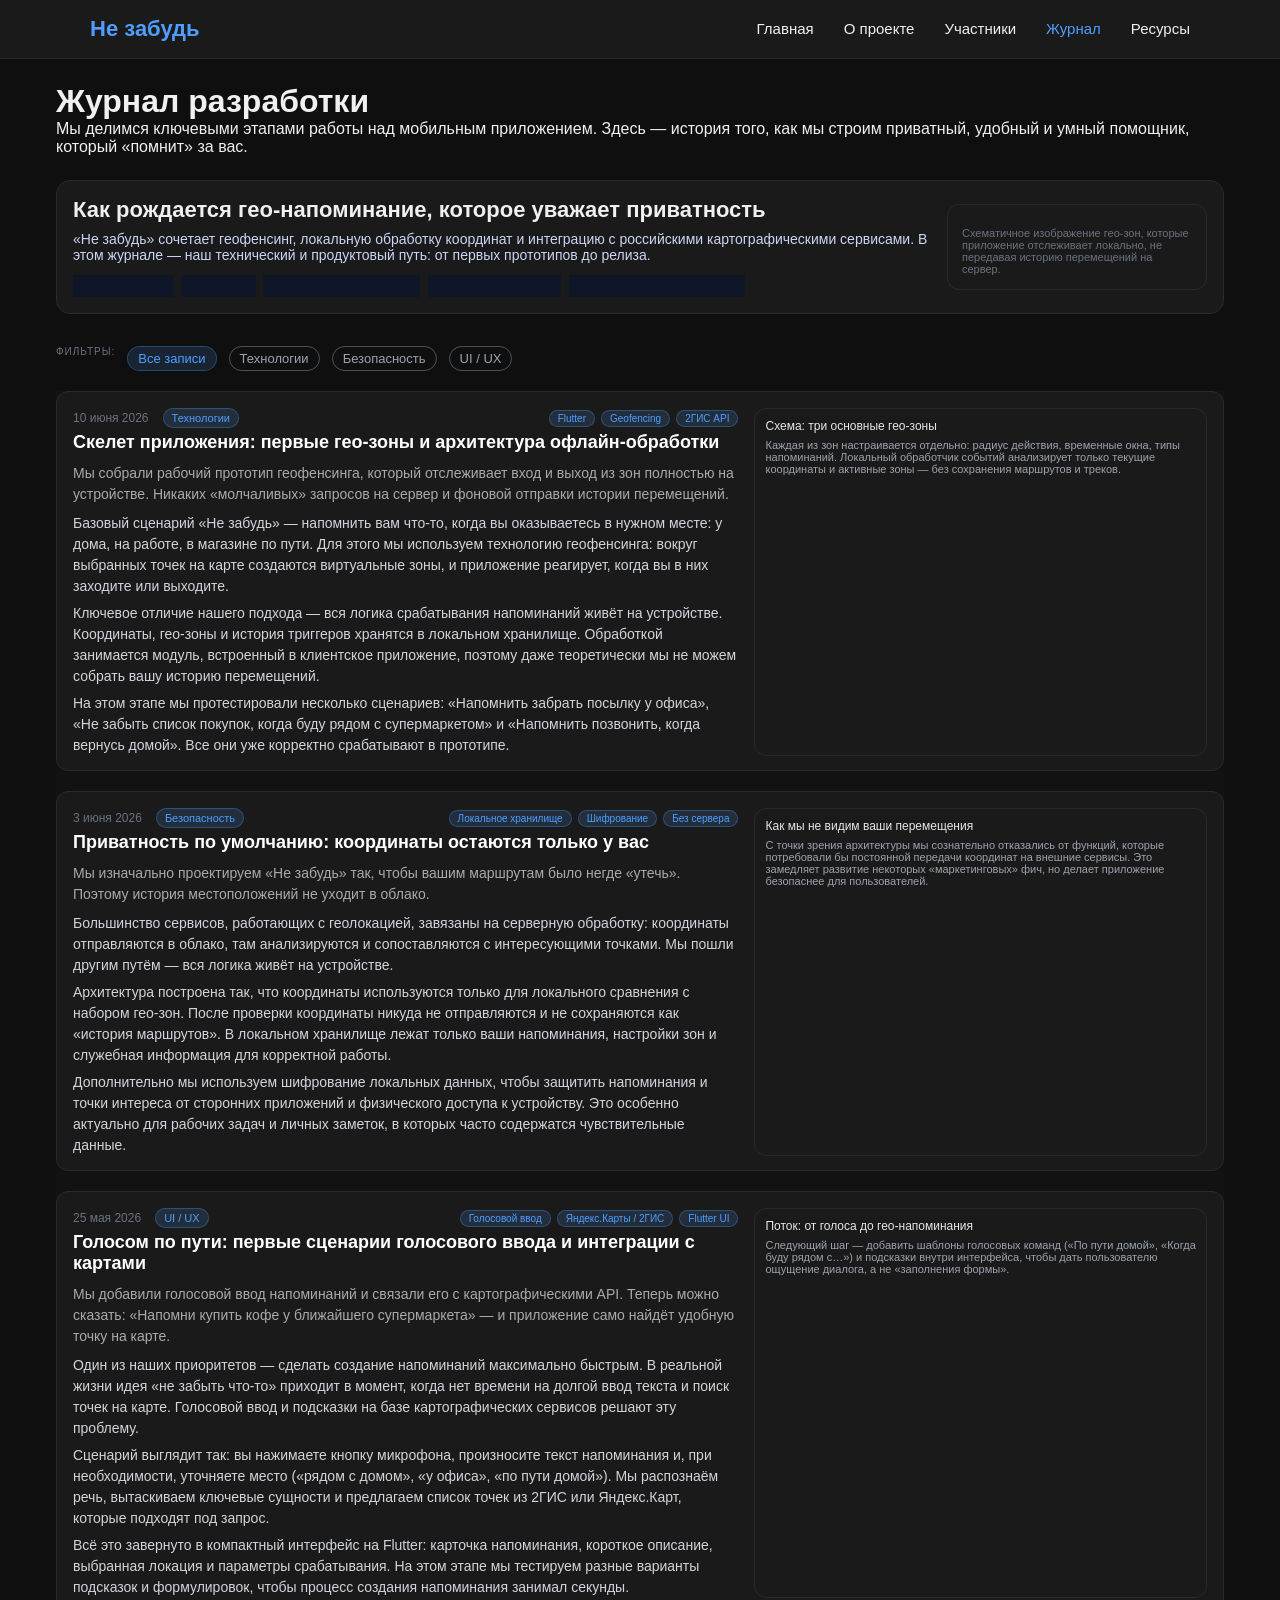
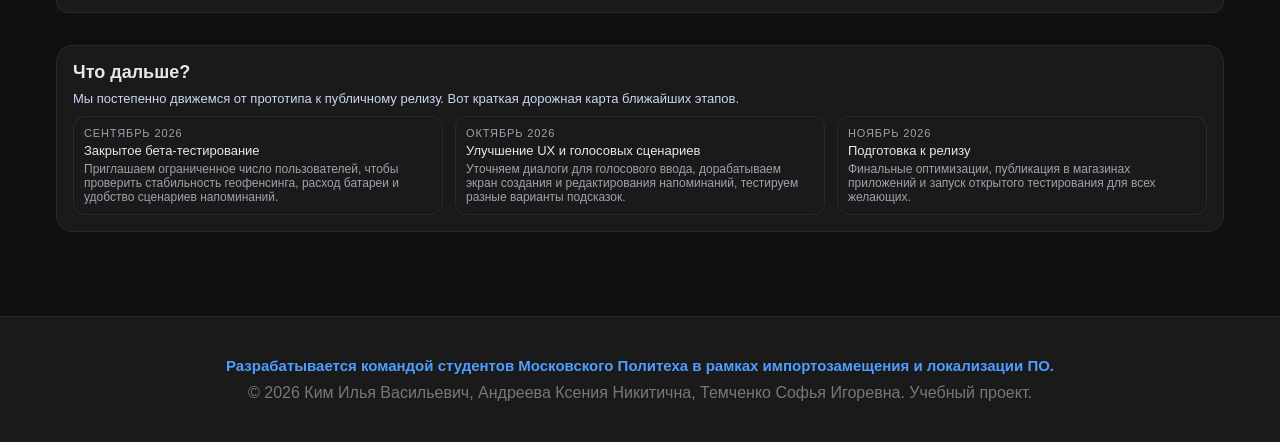
<file: site/journal.html>
<!DOCTYPE html>
<html lang="ru">
<head>
    <meta charset="UTF-8">
    <meta name="viewport" content="width=device-width, initial-scale=1.0">
    <title>Журнал — Не забудь</title>
    <link rel="stylesheet" href="css/base.css">
    <link rel="stylesheet" href="css/journal.css">
</head>
<body>
    <header>
        <nav>
            <div class="logo">Не забудь</div>
            <ul>
                <li><a href="index.html">Главная</a></li>
                <li><a href="about.html">О проекте</a></li>
                <li><a href="participants.html">Участники</a></li>
                <li><a href="journal.html" class="active">Журнал</a></li>
                <li><a href="resources.html">Ресурсы</a></li>
            </ul>
        </nav>
    </header>

    <div class="page">
        <h1>Журнал разработки</h1>
        <p>Мы делимся ключевыми этапами работы над мобильным приложением. Здесь — история того, как мы строим приватный, удобный и умный помощник, который «помнит» за вас.</p>
    
        <section class="hero">
            <div class="hero-text">
                <h2>Как рождается гео‑напоминание, которое уважает приватность</h2>
                <p>«Не забудь» сочетает геофенсинг, локальную обработку координат и интеграцию с российскими картографическими сервисами. В этом журнале — наш технический и продуктовый путь: от первых прототипов до релиза.</p>
                <div class="hero-tags">
                    <span class="tag">Geofencing</span>
                    <span class="tag">Flutter</span>
                    <span class="tag">2ГИС / Яндекс.Карты</span>
                    <span class="tag">Голосовой ввод</span>
                    <span class="tag">Локальное хранилище</span>
                </div>
            </div>
            <div class="hero-visual">
                <div class="hero-visual-inner">
                    <!-- Планируется замена на картинку
                    <div class="hero-map">
                        <div class="hero-geo-circle small"></div>
                        <div class="hero-geo-circle medium"></div>
                        <div class="hero-geo-circle large"></div>
                        <div class="hero-pin home"></div>
                        <div class="hero-pin work"></div>
                        <div class="hero-pin shop"></div>
                    </div>
                    <div class="hero-legend">
                        <div class="hero-legend-item">
                            <span class="legend-dot home"></span>
                            <span>Дом — ежедневно, после 19:00</span>
                        </div>
                        <div class="hero-legend-item">
                            <span class="legend-dot work"></span>
                            <span>Офис — только по будням</span>
                        </div>
                        <div class="hero-legend-item">
                            <span class="legend-dot shop"></span>
                            <span>Магазин по пути домой</span>
                        </div>
                    </div>
                    -->
                    <div style="margin-top:8px;font-size:11px;color:#6b7280;">
                        Схематичное изображение гео‑зон, которые приложение отслеживает локально, не передавая историю перемещений на сервер.
                    </div>
                </div>
            </div>
        </section>
    
        <section class="filters" aria-label="Фильтры журнала">
            <span class="label">Фильтры:</span>
            <span class="filter-pill active">Все записи</span>
            <span class="filter-pill">Технологии</span>
            <span class="filter-pill">Безопасность</span>
            <span class="filter-pill">UI / UX</span>
        </section>
    
        <main class="posts">
            <!-- Пост 1 -->
            <article class="post">
                <div class="post-content">
                    <div class="post-header">
                        <span class="post-date">10 июня 2026</span>
                        <span class="post-category">Технологии</span>
                        <div class="post-tech">
                            <span class="post-tech-pill">Flutter</span>
                            <span class="post-tech-pill">Geofencing</span>
                            <span class="post-tech-pill">2ГИС API</span>
                        </div>
                    </div>
                    <h3>Скелет приложения: первые гео‑зоны и архитектура офлайн‑обработки</h3>
                    <p class="post-lead">Мы собрали рабочий прототип геофенсинга, который отслеживает вход и выход из зон полностью на устройстве. Никаких «молчаливых» запросов на сервер и фоновой отправки истории перемещений.</p>
                    <div class="post-body">
                        <p>Базовый сценарий «Не забудь» — напомнить вам что‑то, когда вы оказываетесь в нужном месте: у дома, на работе, в магазине по пути. Для этого мы используем технологию геофенсинга: вокруг выбранных точек на карте создаются виртуальные зоны, и приложение реагирует, когда вы в них заходите или выходите.</p>
                        <p>Ключевое отличие нашего подхода — вся логика срабатывания напоминаний живёт на устройстве. Координаты, гео‑зоны и история триггеров хранятся в локальном хранилище. Обработкой занимается модуль, встроенный в клиентское приложение, поэтому даже теоретически мы не можем собрать вашу историю перемещений.</p>
                        <p>На этом этапе мы протестировали несколько сценариев: «Напомнить забрать посылку у офиса», «Не забыть список покупок, когда буду рядом с супермаркетом» и «Напомнить позвонить, когда вернусь домой». Все они уже корректно срабатывают в прототипе.</p>
                    </div>
                </div>
                <aside class="post-visual">
                    <div class="post-visual-title">Схема: три основные гео‑зоны</div>
                    <!-- Нужно вставить картинку -->
                    <div>Каждая из зон настраивается отдельно: радиус действия, временные окна, типы напоминаний. Локальный обработчик событий анализирует только текущие координаты и активные зоны — без сохранения маршрутов и треков.</div>
                </aside>
            </article>

            <!-- Пост 2 -->
            <article class="post">
                <div class="post-content">
                    <div class="post-header">
                        <span class="post-date">3 июня 2026</span>
                        <span class="post-category">Безопасность</span>
                        <div class="post-tech">
                            <span class="post-tech-pill">Локальное хранилище</span>
                            <span class="post-tech-pill">Шифрование</span>
                            <span class="post-tech-pill">Без сервера</span>
                        </div>
                    </div>
                    <h3>Приватность по умолчанию: координаты остаются только у вас</h3>
                    <p class="post-lead">Мы изначально проектируем «Не забудь» так, чтобы вашим маршрутам было негде «утечь». Поэтому история местоположений не уходит в облако.</p>
                    <div class="post-body">
                        <p>Большинство сервисов, работающих с геолокацией, завязаны на серверную обработку: координаты отправляются в облако, там анализируются и сопоставляются с интересующими точками. Мы пошли другим путём — вся логика живёт на устройстве.</p>
                        <p>Архитектура построена так, что координаты используются только для локального сравнения с набором гео‑зон. После проверки координаты никуда не отправляются и не сохраняются как «история маршрутов». В локальном хранилище лежат только ваши напоминания, настройки зон и служебная информация для корректной работы.</p>
                        <p>Дополнительно мы используем шифрование локальных данных, чтобы защитить напоминания и точки интереса от сторонних приложений и физического доступа к устройству. Это особенно актуально для рабочих задач и личных заметок, в которых часто содержатся чувствительные данные.</p>
                    </div>
                </div>
                <aside class="post-visual">
                    <div class="post-visual-title">Как мы не видим ваши перемещения</div>
                    <!-- Нужно вставить картинку -->
                    <div>С точки зрения архитектуры мы сознательно отказались от функций, которые потребовали бы постоянной передачи координат на внешние сервисы. Это замедляет развитие некоторых «маркетинговых» фич, но делает приложение безопаснее для пользователей.</div>
                </aside>
            </article>

            <!-- Пост 3 -->
            <article class="post">
                <div class="post-content">
                    <div class="post-header">
                        <span class="post-date">25 мая 2026</span>
                        <span class="post-category">UI / UX</span>
                        <div class="post-tech">
                            <span class="post-tech-pill">Голосовой ввод</span>
                            <span class="post-tech-pill">Яндекс.Карты / 2ГИС</span>
                            <span class="post-tech-pill">Flutter UI</span>
                        </div>
                    </div>
                    <h3>Голосом по пути: первые сценарии голосового ввода и интеграции с картами</h3>
                    <p class="post-lead">Мы добавили голосовой ввод напоминаний и связали его с картографическими API. Теперь можно сказать: «Напомни купить кофе у ближайшего супермаркета» — и приложение само найдёт удобную точку на карте.</p>
                    <div class="post-body">
                        <p>Один из наших приоритетов — сделать создание напоминаний максимально быстрым. В реальной жизни идея «не забыть что‑то» приходит в момент, когда нет времени на долгой ввод текста и поиск точек на карте. Голосовой ввод и подсказки на базе картографических сервисов решают эту проблему.</p>
                        <p>Сценарий выглядит так: вы нажимаете кнопку микрофона, произносите текст напоминания и, при необходимости, уточняете место («рядом с домом», «у офиса», «по пути домой»). Мы распознаём речь, вытаскиваем ключевые сущности и предлагаем список точек из 2ГИС или Яндекс.Карт, которые подходят под запрос.</p>
                        <p>Всё это завернуто в компактный интерфейс на Flutter: карточка напоминания, короткое описание, выбранная локация и параметры срабатывания. На этом этапе мы тестируем разные варианты подсказок и формулировок, чтобы процесс создания напоминания занимал секунды.</p>
                    </div>
                </div>
                <aside class="post-visual">
                    <div class="post-visual-title">Поток: от голоса до гео‑напоминания</div>
                    <!-- Нужно вставить картинку -->
                    <div>Следующий шаг — добавить шаблоны голосовых команд («По пути домой», «Когда буду рядом с…») и подсказки внутри интерфейса, чтобы дать пользователю ощущение диалога, а не «заполнения формы».</div>
                </aside>
            </article>
        </main>

        <section class="roadmap">
            <h2>Что дальше?</h2>
            <p>Мы постепенно движемся от прототипа к публичному релизу. Вот краткая дорожная карта ближайших этапов.</p>
            <div class="roadmap-steps">
                <div class="roadmap-step">
                    <div class="roadmap-step-label">Сентябрь 2026</div>
                    <div class="roadmap-step-title">Закрытое бета‑тестирование</div>
                    <div class="roadmap-step-desc">Приглашаем ограниченное число пользователей, чтобы проверить стабильность геофенсинга, расход батареи и удобство сценариев напоминаний.</div>
                </div>
                <div class="roadmap-step">
                    <div class="roadmap-step-label">Октябрь 2026</div>
                    <div class="roadmap-step-title">Улучшение UX и голосовых сценариев</div>
                    <div class="roadmap-step-desc">Уточняем диалоги для голосового ввода, дорабатываем экран создания и редактирования напоминаний, тестируем разные варианты подсказок.</div>
                </div>
                <div class="roadmap-step">
                    <div class="roadmap-step-label">Ноябрь 2026</div>
                    <div class="roadmap-step-title">Подготовка к релизу</div>
                    <div class="roadmap-step-desc">Финальные оптимизации, публикация в магазинах приложений и запуск открытого тестирования для всех желающих.</div>
                </div>
            </div>
        </section>

    </div>

    <footer>
        <p class="polytech-note">Разрабатывается командой студентов Московского Политеха в рамках импортозамещения и локализации ПО.</p>
        <p>© 2026 Ким Илья Васильевич, Андреева Ксения Никитична, Темченко Софья Игоревна. Учебный проект.</p>
    </footer>

</body>
</html>
</file>
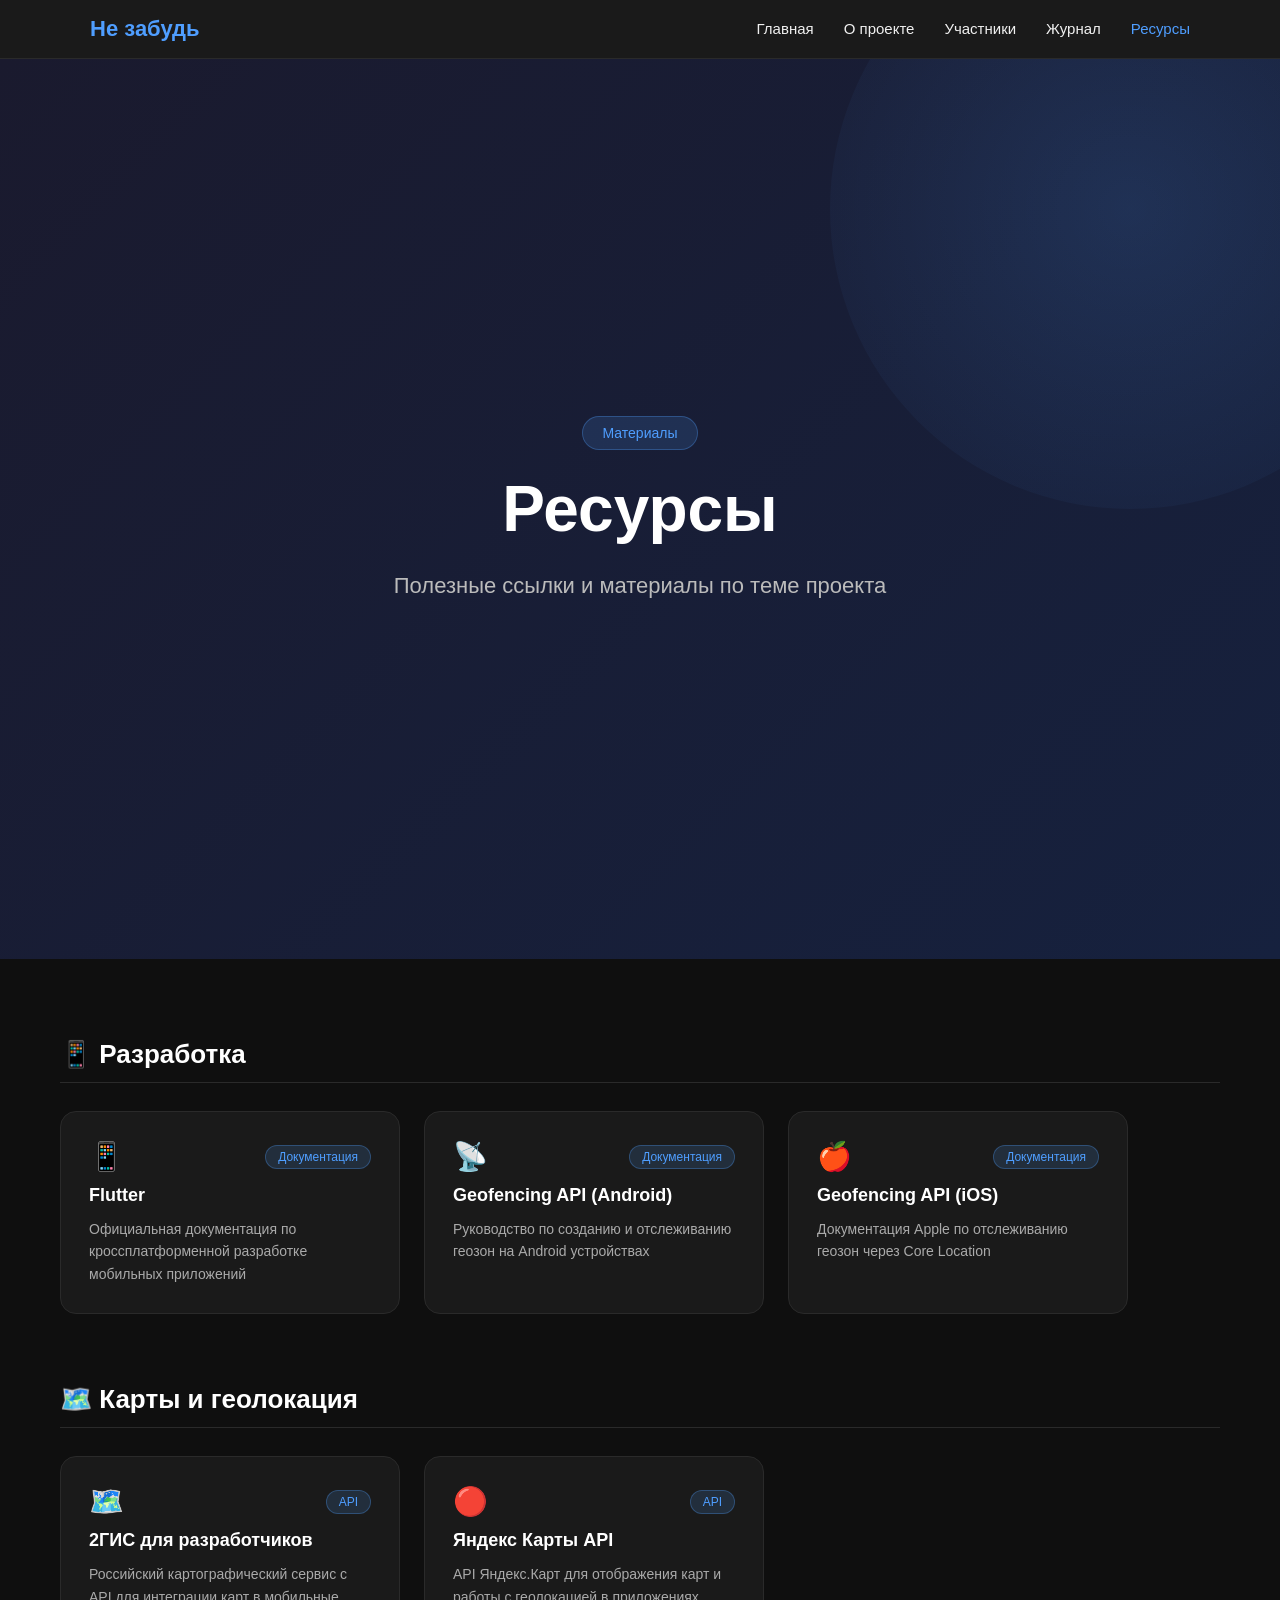
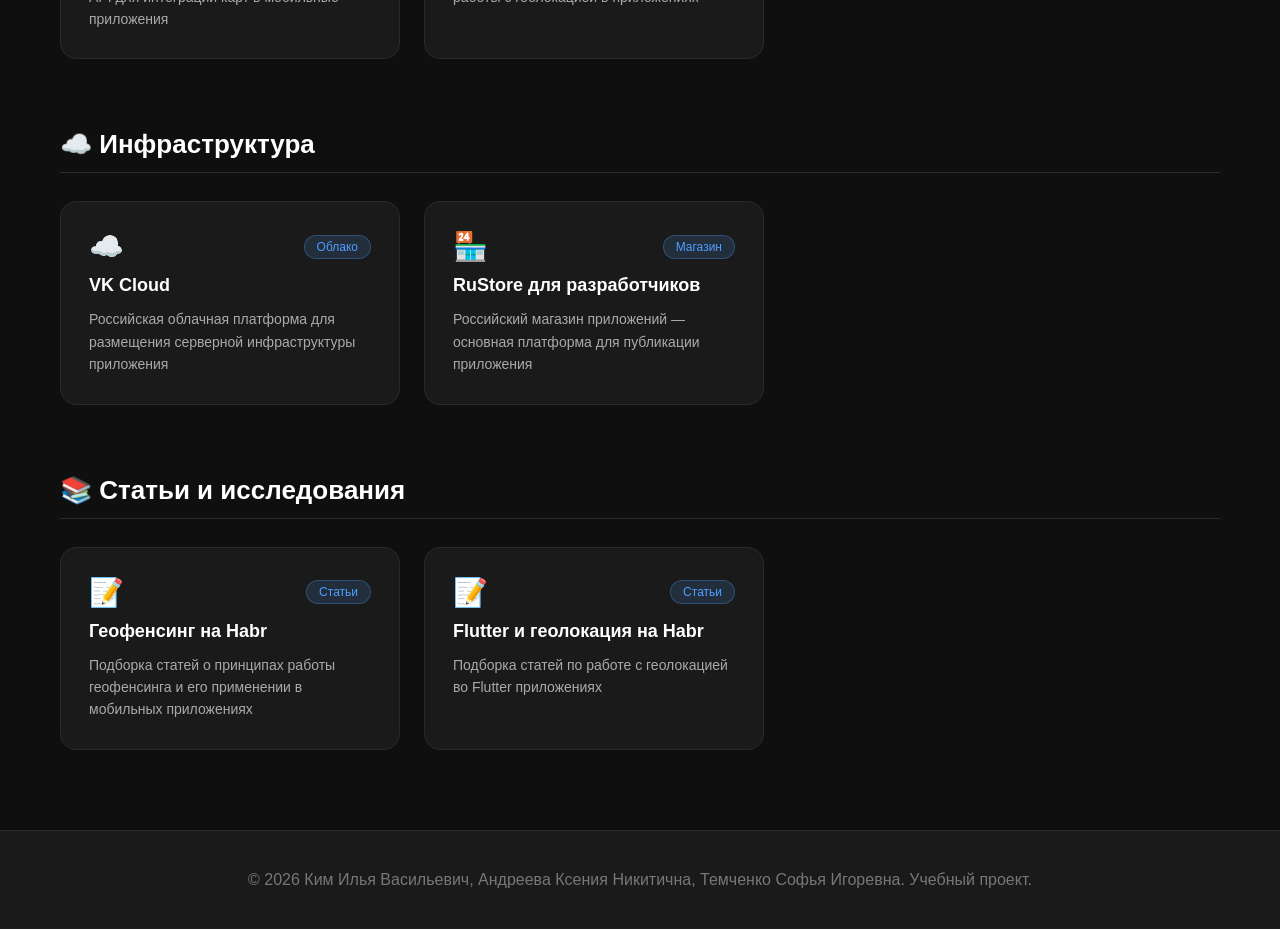
<file: site/resources.html>
<!DOCTYPE html>
<html lang="ru">
<head>
    <meta charset="UTF-8">
    <meta name="viewport" content="width=device-width, initial-scale=1.0">
    <title>Ресурсы — Не забудь</title>
    <link rel="stylesheet" href="css/base.css">
    <link rel="stylesheet" href="css/resources.css">
</head>
<body>

    <header>
        <nav>
            <div class="logo">Не забудь</div>
            <ul>
                <li><a href="index.html">Главная</a></li>
                <li><a href="about.html">О проекте</a></li>
                <li><a href="participants.html">Участники</a></li>
                <li><a href="journal.html">Журнал</a></li>
                <li><a href="resources.html" class="active">Ресурсы</a></li>
            </ul>
        </nav>
    </header>

    <main>
        <section class="page-hero">
            <div class="page-hero-content">
                <span class="page-tag">Материалы</span>
                <h1>Ресурсы</h1>
                <p>Полезные ссылки и материалы по теме проекта</p>
            </div>
        </section>

        <section class="resources-content">

            <div class="resource-group fade-in">
                <h2>📱 Разработка</h2>
                <div class="resource-cards">
                    <a href="https://flutter.dev/docs" target="_blank" class="resource-card">
                        <div class="resource-card-header">
                            <span class="resource-icon">📱</span>
                            <span class="resource-tag">Документация</span>
                        </div>
                        <h3>Flutter</h3>
                        <p>Официальная документация по кроссплатформенной разработке мобильных приложений</p>
                    </a>
                    <a href="https://developer.android.com/develop/sensors-and-location/location/geofencing" target="_blank" class="resource-card">
                        <div class="resource-card-header">
                            <span class="resource-icon">📡</span>
                            <span class="resource-tag">Документация</span>
                        </div>
                        <h3>Geofencing API (Android)</h3>
                        <p>Руководство по созданию и отслеживанию геозон на Android устройствах</p>
                    </a>
                    <a href="https://developer.apple.com/documentation/corelocation" target="_blank" class="resource-card">
                        <div class="resource-card-header">
                            <span class="resource-icon">🍎</span>
                            <span class="resource-tag">Документация</span>
                        </div>
                        <h3>Geofencing API (iOS)</h3>
                        <p>Документация Apple по отслеживанию геозон через Core Location</p>
                    </a>
                </div>
            </div>

            <div class="resource-group fade-in">
                <h2>🗺️ Карты и геолокация</h2>
                <div class="resource-cards">
                    <a href="https://dev.2gis.ru" target="_blank" class="resource-card">
                        <div class="resource-card-header">
                            <span class="resource-icon">🗺️</span>
                            <span class="resource-tag">API</span>
                        </div>
                        <h3>2ГИС для разработчиков</h3>
                        <p>Российский картографический сервис с API для интеграции карт в мобильные приложения</p>
                    </a>
                    <a href="https://yandex.ru/maps-api" target="_blank" class="resource-card">
                        <div class="resource-card-header">
                            <span class="resource-icon">🔴</span>
                            <span class="resource-tag">API</span>
                        </div>
                        <h3>Яндекс Карты API</h3>
                        <p>API Яндекс.Карт для отображения карт и работы с геолокацией в приложениях</p>
                    </a>
                </div>
            </div>

            <div class="resource-group fade-in">
                <h2>☁️ Инфраструктура</h2>
                <div class="resource-cards">
                    <a href="https://cloud.vk.com" target="_blank" class="resource-card">
                        <div class="resource-card-header">
                            <span class="resource-icon">☁️</span>
                            <span class="resource-tag">Облако</span>
                        </div>
                        <h3>VK Cloud</h3>
                        <p>Российская облачная платформа для размещения серверной инфраструктуры приложения</p>
                    </a>
                    <a href="https://www.rustore.ru/help/developers" target="_blank" class="resource-card">
                        <div class="resource-card-header">
                            <span class="resource-icon">🏪</span>
                            <span class="resource-tag">Магазин</span>
                        </div>
                        <h3>RuStore для разработчиков</h3>
                        <p>Российский магазин приложений — основная платформа для публикации приложения</p>
                    </a>
                </div>
            </div>

            <div class="resource-group fade-in">
                <h2>📚 Статьи и исследования</h2>
                <div class="resource-cards">
                    <a href="https://habr.com/ru/search/?q=geofencing&target_type=posts&order=relevance" class="resource-card">
                        <div class="resource-card-header">
                            <span class="resource-icon">📝</span>
                            <span class="resource-tag">Статьи</span>
                        </div>
                        <h3>Геофенсинг на Habr</h3>
                        <p>Подборка статей о принципах работы геофенсинга и его применении в мобильных приложениях</p>
                    </a>
                    <a href="https://habr.com/ru/search/?q=Flutter&target_type=posts&order=relevance&hf=similar_posts_202412_A&hf=context_news_202501_A" target="_blank" class="resource-card">
                        <div class="resource-card-header">
                            <span class="resource-icon">📝</span>
                            <span class="resource-tag">Статьи</span>
                        </div>
                        <h3>Flutter и геолокация на Habr</h3>
                        <p>Подборка статей по работе с геолокацией во Flutter приложениях</p>
                    </a>
                </div>
            </div>

        </section>
    </main>

    <footer>
        <p>© 2026 Ким Илья Васильевич, Андреева Ксения Никитична, Темченко Софья Игоревна. Учебный проект.</p>
    </footer>

    <script>
        const observer = new IntersectionObserver((entries) => {
            entries.forEach(entry => {
                if (entry.isIntersecting) {
                    entry.target.classList.add('visible');
                }
            });
        }, { threshold: 0.1 });

        document.querySelectorAll('.fade-in').forEach(el => observer.observe(el));

        window.addEventListener('load', () => {
            setTimeout(() => {
                const heroContent = document.querySelector('.page-hero-content');
                if (heroContent) heroContent.classList.add('visible');
            }, 500);
        });
    </script>

</body>
</html>
</file>
<file: site/css/base.css>
/* ==================== ОБЩИЕ СТИЛИ ==================== */
/* Эти стили применяются ко всем страницам сайта */

* {
  margin: 0;
  padding: 0;
  box-sizing: border-box;
}

body {
  font-family: 'Inter', 'Segoe UI', sans-serif;
  background-color: #0f0f0f;
  color: #f0f0f0;
}

/* НАВИГАЦИЯ */
header {
  background-color: #1a1a1a;
  padding: 16px 40px;
  position: sticky;
  top: 0;
  z-index: 100;
  border-bottom: 1px solid #2a2a2a;
}

nav {
  display: flex;
  justify-content: space-between;
  align-items: center;
  max-width: 1100px;
  margin: 0 auto;
}

.logo {
  font-size: 22px;
  font-weight: 700;
  color: #4f9eff;
}

nav ul {
  list-style: none;
  display: flex;
  gap: 30px;
}

nav ul a {
  color: #f0f0f0;
  text-decoration: none;
  font-size: 15px;
  transition: color 0.2s;
}

nav ul a:hover, nav ul a.active {
  color: #4f9eff;
}

/* КНОПКА */
.btn {
  background-color: #4f9eff;
  color: #fff;
  padding: 14px 32px;
  border-radius: 8px;
  text-decoration: none;
  font-size: 16px;
  transition: background 0.2s;
  display: inline-block;
}

.btn:hover {
  background-color: #3a8aee;
}

/* ФУТЕР */
footer {
  text-align: center;
  padding: 40px 20px;
  background-color: #1a1a1a;
  color: #777;
  border-top: 1px solid #2a2a2a;
}

footer .polytech-note {
  color: #4f9eff;
  font-weight: 600;
  margin-bottom: 10px;
  font-size: 15px;
}

/* АНИМАЦИИ */
.fade-in {
  opacity: 0;
  transform: translateY(24px);
  transition: opacity 0.8s ease, transform 0.8s ease;
}

.fade-in.visible {
  opacity: 1;
  transform: translateY(0);
}


/* ==================== СТИЛИ СТРАНИЦЫ "О ПРОЕКТЕ" (about.html) ==================== */

/* HERO секция */
.page-hero {
  min-height: 100vh;
  display: flex;
  flex-direction: column;
  align-items: center;
  justify-content: center;
  text-align: center;
  padding: 80px 20px;
  background: linear-gradient(135deg, #1a1a2e, #16213e);
  position: relative;
  overflow: hidden;
}

.page-hero::before {
  content: '';
  position: absolute;
  width: 600px;
  height: 600px;
  background: radial-gradient(circle, rgba(79,158,255,0.15), transparent);
  top: -150px;
  right: -150px;
  border-radius: 50%;
}

.page-tag {
  display: inline-block;
  background: rgba(79,158,255,0.15);
  color: #4f9eff;
  padding: 8px 20px;
  border-radius: 50px;
  font-size: 14px;
  font-weight: 500;
  margin-bottom: 24px;
  border: 1px solid rgba(79,158,255,0.3);
}

.page-hero h1 {
  font-size: 64px;
  color: #fff;
  margin-bottom: 24px;
  line-height: 1.1;
}

.page-hero p {
  color: #bbb;
  font-size: 22px;
  max-width: 700px;
  margin: 0 auto;
  line-height: 1.5;
}

.page-hero p strong {
  color: #4f9eff;
}

/* Секция "Контекстная слепота" */
.context-blindness {
  min-height: 100vh;
  display: flex;
  flex-direction: column;
  justify-content: center;
  padding: 100px 20px;
  max-width: 1200px;
  margin: 0 auto;
  text-align: center;
}

.context-blindness h2 {
  font-size: 40px;
  margin-bottom: 20px;
  color: #fff;
}

.context-blindness > p {
  font-size: 18px;
  color: #aaa;
  max-width: 800px;
  margin: 0 auto 60px;
  line-height: 1.6;
}

.process-wrapper {
  display: flex;
  align-items: center;
  justify-content: center;
  flex-wrap: wrap;
  gap: 16px;
}

.process-card {
  background-color: #1a1a1a;
  border: 1px solid #2a2a2a;
  border-radius: 16px;
  padding: 40px 24px;
  width: 300px;
  text-align: center;
  transition: all 0.4s cubic-bezier(0.4, 0, 0.2, 1);
  position: relative;
  overflow: hidden;
}

.process-card::before {
  content: '';
  position: absolute;
  top: 0;
  left: 0;
  width: 100%;
  height: 4px;
  background: linear-gradient(to right, transparent, #4f9eff, transparent);
  transform: scaleX(0);
  transition: transform 0.4s ease;
}

.process-card:hover {
  transform: translateY(-12px);
  border-color: #4f9eff;
  box-shadow: 0 25px 50px rgba(79, 158, 255, 0.15);
}

.process-card:hover::before {
  transform: scaleX(1);
}

.process-card svg {
  width: 120px;
  height: 120px;
  margin-bottom: 24px;
  transition: transform 0.4s ease;
}

.process-card:hover svg {
  transform: scale(1.1);
}

.process-card h3 {
  font-size: 20px;
  color: #fff;
  margin-bottom: 12px;
}

.process-card p {
  color: #aaa;
  font-size: 15px;
  line-height: 1.5;
}

.process-arrow {
  display: flex;
  align-items: center;
  justify-content: center;
  color: #4f9eff;
  opacity: 0.6;
  flex-shrink: 0;
}

.process-arrow svg {
  width: 32px;
  height: 32px;
}

/* Секция "Преимущества" */
.advantages {
  padding: 100px 20px;
  background-color: #121212;
}

.advantages-inner {
  max-width: 1200px;
  margin: 0 auto;
  text-align: center;
}

.advantages h2 {
  font-size: 36px;
  margin-bottom: 60px;
  color: #fff;
}

.advantages-grid {
  display: flex;
  flex-wrap: wrap;
  gap: 24px;
  justify-content: center;
}

.advantage-item {
  flex: 1 1 180px;
  max-width: 220px;
  background: #1a1a1a;
  padding: 30px 20px;
  border-radius: 12px;
  border: 1px solid #2a2a2a;
  transition: all 0.3s ease;
  text-align: center;
}

.advantage-item:hover {
  border-color: #4f9eff;
  background: #1f1f1f;
  transform: translateY(-5px);
}

.advantage-item svg {
  width: 48px;
  height: 48px;
  margin-bottom: 16px;
  color: #4f9eff;
}

.advantage-item h4 {
  color: #fff;
  font-size: 18px;
  margin-bottom: 10px;
}

.advantage-item p {
  color: #aaa;
  font-size: 14px;
  line-height: 1.5;
}

/* Секция "Целевая аудитория" */
.target-audience {
  padding: 100px 20px;
  max-width: 1200px;
  margin: 0 auto;
  text-align: center;
}

.target-audience h2 {
  font-size: 36px;
  margin-bottom: 20px;
  color: #fff;
}

.target-audience > p {
  font-size: 18px;
  color: #aaa;
  max-width: 800px;
  margin: 0 auto 60px;
  line-height: 1.6;
}

.audience-cards {
  display: flex;
  gap: 30px;
  justify-content: center;
  flex-wrap: wrap;
  margin-bottom: 40px;
}

.audience-card {
  background: #1a1a1a;
  border: 1px solid #2a2a2a;
  border-radius: 16px;
  padding: 40px 30px;
  width: 320px;
  text-align: center;
  transition: all 0.3s ease;
}

.audience-card:hover {
  transform: translateY(-8px);
  border-color: #4f9eff;
}

.audience-card svg {
  width: 72px;
  height: 72px;
  margin-bottom: 20px;
  color: #4f9eff;
}

.audience-card h3 {
  color: #fff;
  font-size: 20px;
  margin-bottom: 12px;
}

.audience-card p {
  color: #aaa;
  font-size: 15px;
  line-height: 1.5;
}

.economic-model {
  background: rgba(79, 158, 255, 0.05);
  border: 1px solid rgba(79, 158, 255, 0.2);
  border-radius: 12px;
  padding: 30px;
  max-width: 800px;
  margin: 0 auto;
  color: #ccc;
  font-size: 16px;
  line-height: 1.6;
}

.economic-model strong {
  color: #4f9eff;
}


/* ==================== СТИЛИ СТРАНИЦЫ "УЧАСТНИКИ" (participants.html) ==================== */

.participant-section {
  min-height: 100vh;
  display: flex;
  align-items: center;
  justify-content: center;
  padding: 80px 20px;
  position: relative;
  overflow: hidden;
}

.participant-section::before {
  content: '';
  position: absolute;
  width: 600px;
  height: 600px;
  background: radial-gradient(circle, rgba(79,158,255,0.08), transparent);
  border-radius: 50%;
  pointer-events: none;
}

.participant-section:nth-child(odd)::before {
  top: -100px;
  right: -100px;
}

.participant-section:nth-child(even)::before {
  bottom: -100px;
  left: -100px;
}

.participant-grid {
  max-width: 1100px;
  width: 100%;
  display: grid;
  grid-template-columns: 1fr 1fr;
  gap: 80px;
  align-items: center;
  z-index: 1;
}

/* Swap order for even sections (right image) */
.participant-section:nth-child(even) .participant-grid {
  direction: rtl;
}

.participant-section:nth-child(even) .participant-grid > * {
  direction: ltr;
}

.participant-image-wrapper {
  display: flex;
  justify-content: center;
  align-items: center;
}

.participant-image {
  width: 320px;
  height: 320px;
  border-radius: 50%;
  object-fit: cover;
  border: 4px solid #4f9eff;
  box-shadow: 0 0 40px rgba(79, 158, 255, 0.2);
  background-color: #1a1a1a;
}

.participant-info h2 {
  font-size: 36px;
  color: #fff;
  margin-bottom: 8px;
}

.participant-group {
  color: #4f9eff;
  font-size: 18px;
  font-weight: 600;
  margin-bottom: 12px;
}

.participant-specialty {
  color: #aaa;
  font-size: 16px;
  margin-bottom: 30px;
  padding-bottom: 20px;
  border-bottom: 1px solid #2a2a2a;
}

.participant-desc {
  color: #ccc;
  font-size: 16px;
  line-height: 1.7;
}

.participant-section .participant-grid {
  opacity: 0;
  transform: translateY(40px);
  transition: opacity 1s cubic-bezier(0.25, 0.1, 0.25, 1), 
              transform 1s cubic-bezier(0.25, 0.1, 0.25, 1);
}

.participant-section.visible .participant-grid {
  opacity: 1;
  transform: translateY(0);
}

/* Задержки для элементов внутри секции */
.participant-section .participant-image-wrapper {
  opacity: 0;
  transform: translateX(-30px);
  transition: opacity 0.8s cubic-bezier(0.25, 0.1, 0.25, 1), 
              transform 0.8s cubic-bezier(0.25, 0.1, 0.25, 1);
}

.participant-section.visible .participant-image-wrapper {
  opacity: 1;
  transform: translateX(0);
  transition-delay: 0.3s;
}

.participant-section .participant-info h2 {
  opacity: 0;
  transform: translateX(30px);
  transition: opacity 0.8s cubic-bezier(0.25, 0.1, 0.25, 1), 
              transform 0.8s cubic-bezier(0.25, 0.1, 0.25, 1);
}

.participant-section.visible .participant-info h2 {
  opacity: 1;
  transform: translateX(0);
  transition-delay: 0.5s;
}

.participant-section .participant-group {
  opacity: 0;
  transform: translateX(30px);
  transition: opacity 0.8s cubic-bezier(0.25, 0.1, 0.25, 1), 
              transform 0.8s cubic-bezier(0.25, 0.1, 0.25, 1);
}

.participant-section.visible .participant-group {
  opacity: 1;
  transform: translateX(0);
  transition-delay: 0.7s;
}

.participant-section .participant-specialty {
  opacity: 0;
  transform: translateX(30px);
  transition: opacity 0.8s cubic-bezier(0.25, 0.1, 0.25, 1), 
              transform 0.8s cubic-bezier(0.25, 0.1, 0.25, 1);
}

.participant-section.visible .participant-specialty {
  opacity: 1;
  transform: translateX(0);
  transition-delay: 0.9s;
}

.participant-section .participant-desc {
  opacity: 0;
  transform: translateX(30px);
  transition: opacity 0.8s cubic-bezier(0.25, 0.1, 0.25, 1), 
              transform 0.8s cubic-bezier(0.25, 0.1, 0.25, 1);
}

.participant-section.visible .participant-desc {
  opacity: 1;
  transform: translateX(0);
  transition-delay: 1.1s;
}

/* Для четных секций (изображение справа) меняем направление анимации */
.participant-section:nth-child(even) .participant-image-wrapper {
  transform: translateX(30px);
}

.participant-section:nth-child(even) .participant-info h2,
.participant-section:nth-child(even) .participant-group,
.participant-section:nth-child(even) .participant-specialty,
.participant-section:nth-child(even) .participant-desc {
  transform: translateX(-30px);
}

/* Анимация для фоновых кругов */
.participant-section::before {
  opacity: 0;
  transform: scale(0.8);
  transition: opacity 1.5s ease, transform 1.5s ease;
}

.participant-section.visible::before {
  opacity: 1;
  transform: scale(1);
  transition-delay: 0.2s;
}
           

/* ==================== АДАПТИВНОСТЬ ==================== */

@media (max-width: 768px) {
  .page-hero h1 { font-size: 42px; }
  .page-hero p { font-size: 18px; }
  .process-wrapper { flex-direction: column; }
  .process-arrow { transform: rotate(90deg); margin: 8px 0; }
  .advantage-item { max-width: 100%; flex: 1 1 100%; }
  
  .participant-grid {
    grid-template-columns: 1fr;
    gap: 40px;
    text-align: center;
  }
  .participant-section:nth-child(even) .participant-grid {
    direction: ltr;
  }
  .participant-image {
    width: 240px;
    height: 240px;
  }
}
</file>
<file: site/css/journal.css>
.page {
    max-width: 1200px;
    margin: 0 auto;
    padding: 24px 16px 56px;
}

.hero {
    margin: 24px 0 32px;
    padding: 16px;
    border-radius: 14px;
    background: #1a1a1a;
    border: 1px solid #2a2a2a;
    display: flex;
    flex-wrap: wrap;
    gap: 18px;
    align-items: center;
}

.hero-text {
    flex: 1 1 260px;
    min-width: 0;
}

.hero-text h2 {
    margin: 0 0 8px;
    font-size: 22px;
}

.hero-text p {
    margin: 0 0 12px;
    color: #cbd5f5;
    font-size: 14px;
}

.hero-tags {
    display: flex;
    flex-wrap: wrap;
    gap: 8px;
    margin-top: 8px;
}

.tag {
    font-size: 11px;
    text-transform: uppercase;
    letter-spacing: 0.08em;
    padding: 4px 8px;
    border-radius: 999px;
    border: 1px solid rgba(148,163,184,0.5);
    color: #9ca3af;
    background: rgba(15,23,42,0.9);
    backdrop-filter: blur(8px);
}

.hero-visual {
    flex: 0 0 260px;
    max-width: 320px;
    margin-left: auto;
}

.hero-visual-inner {
    border-radius: 12px;
    background: #1a1a1a;;
    border: 1px solid #2a2a2a;
    padding: 14px;
    color: #e5e7eb;
    font-size: 12px;
}

.hero-map {
    position: relative;
    width: 100%;
    padding-bottom: 70%;
    border-radius: 10px;
    overflow: hidden;
    background:
        radial-gradient(circle at 25% 35%, rgba(56,189,248,0.18), transparent 55%),
        radial-gradient(circle at 70% 40%, rgba(249,115,22,0.15), transparent 60%),
        radial-gradient(circle at 50% 75%, rgba(52,211,153,0.16), transparent 60%),
        repeating-linear-gradient(90deg, rgba(15,23,42,0.85), rgba(15,23,42,0.85) 1px, rgba(15,23,42,0.5) 1px, rgba(15,23,42,0.5) 16px),
        repeating-linear-gradient(0deg, rgba(15,23,42,0.85), rgba(15,23,42,0.85) 1px, rgba(15,23,42,0.4) 1px, rgba(15,23,42,0.4) 16px);
}

.hero-geo-circle {
    position: absolute;
    border-radius: 999px;
    border: 1px dashed rgba(56,189,248,0.65);
    box-shadow: 0 0 0 1px rgba(15,23,42,0.9);
}

.hero-geo-circle.small { width: 26%; height: 26%; top: 19%; left: 12%; }

.hero-geo-circle.medium { width: 34%; height: 34%; top: 40%; left: 32%; border-color: rgba(52,211,153,0.7); }

.hero-geo-circle.large { width: 44%; height: 44%; top: 24%; right: 8%; border-color: rgba(248,250,252,0.45); }

.hero-pin {
    position: absolute;
    width: 9px;
    height: 9px;
    border-radius: 999px;
    background: #38bdf8;
    box-shadow: 0 0 12px rgba(56,189,248,0.8);
}

.hero-pin.home { top: 31%; left: 24%; }

.hero-pin.work { top: 54%; left: 46%; background: #22c55e; box-shadow: 0 0 12px rgba(34,197,94,0.8); }
 
.hero-pin.shop { top: 40%; right: 22%; background: #f97316; box-shadow: 0 0 12px rgba(249,115,22,0.8); }

.hero-legend {
    margin-top: 8px;
    display: flex;
    flex-wrap: wrap;
    gap: 6px 12px;
    font-size: 11px;
    color: #9ca3af;
}

.hero-legend-item {
    display: inline-flex;
    align-items: center;
    gap: 4px;
}

.legend-dot {
    width: 9px;
    height: 9px;
    border-radius: 999px;
}

.legend-dot.home { background: #38bdf8; }

.legend-dot.work { background: #22c55e; }

.legend-dot.shop { background: #f97316; }

.filters {
    display: flex;
    flex-wrap: wrap;
    gap: 12px;
    margin-bottom: 20px;
    font-size: 13px;
    color: #9ca3af;
}

.filters span.label {
    text-transform: uppercase;
    letter-spacing: 0.1em;
    font-size: 10px;
    color: #6b7280;
}

.filter-pill {
    padding: 4px 10px;
    border-radius: 999px;
    border: 1px solid rgba(148,163,184,0.45);
    cursor: default;
}
    
.filter-pill.active {
    background: rgba(79,158,255,0.15);
    border-color: rgba(79,158,255,0.3);
    color: #4f9eff;
}

.posts {
    display: flex;
    flex-direction: column;
    gap: 20px;
    margin-bottom: 32px;
    background-color: #121212;
}
  
.posts h2 {
    font-size: 36px;
    margin-bottom: 60px;
    color: #fff;
}
  
article.post {
    border-radius: 12px;
    border: 1px solid #2a2a2a;
    background:#1a1a1a;
    padding: 16px 16px 14px;
    display: grid;
    grid-template-columns: minmax(0, 2.5fr) minmax(220px, 1.7fr);
    gap: 16px;
}
  
.post h3 {
    color: #fff;
    font-size: 18px;
    margin-bottom: 10px;
}
  
.post p {
    color: #aaa;
    font-size: 14px;
    line-height: 1.5;
}

.post-header {
    display: flex;
    flex-wrap: wrap;
    align-items: center;
    gap: 8px 14px;
    margin-bottom: 4px;
    font-size: 12px;
    color: #9ca3af;
}

.post-date {
    color: #6b7280;
}

.post-category {
    padding: 3px 8px;
    border-radius: 999px;
    background: rgba(79,158,255,0.15);
    border: 1px solid rgba(79,158,255,0.3);
    color: #4f9eff;
    font-size: 11px;
}

.post-tech {
    display: flex;
    flex-wrap: wrap;
    gap: 6px;
    margin-left: auto;
}
    
.post-tech-pill {
    padding: 2px 8px;
    border-radius: 999px;
    border: 1px solid rgba(79,158,255,0.3);
    font-size: 10px;
    color: #4f9eff;
    background: rgba(79,158,255,0.15);
}

.post-lead {
    margin: 0 0 8px;
    color: #cbd5f5;
    font-size: 13px;
}
    
.post-body p {
    margin: 0 0 6px;
    font-size: 14px;
    color: #d1d5db;
}
    
.post-body p:last-child {
    margin-bottom: 0;
}
    
.post-visual {
    border-radius: 12px;
    background: #1a1a1a;
    border: 1px solid #2a2a2a;
    padding: 10px;
    font-size: 11px;
    color: #9ca3af;
    display: flex;
    flex-direction: column;
    gap: 6px;
}
    
.post-visual-title {
    font-size: 12px;
    color: #e5e7eb;
    font-weight: 500;
}
  
.roadmap {
    border-radius: 16px;
    border: 1px solid #2a2a2a;
    padding: 16px;
    background:#1a1a1a;
    margin-bottom: 28px;
}

.roadmap h2 {
    margin: 0 0 8px;
    font-size: 18px;
    color: #e5e7eb;
}
    
.roadmap p {
    margin: 0 0 10px;
    font-size: 13px;
    color: #cbd5f5;
}
      
.roadmap-steps {
    display: grid;
    grid-template-columns: repeat(auto-fit, minmax(180px, 1fr));
    gap: 12px;
    margin-top: 6px;
}
      
.roadmap-step {
    border-radius: 12px;
    border: 1px solid #2a2a2a;
    padding: 10px;
    font-size: 13px;
    background: #1a1a1a;
    transition: all 0.3s ease;
}

.roadmap-step:hover {
    border-color: #4f9eff;
    background: #1f1f1f;
    transform: translateY(-5px);
}

.roadmap-step-label {
    font-size: 11px;
    text-transform: uppercase;
    letter-spacing: 0.08em;
    color: #9ca3af;
    margin-bottom: 4px;
}
    
.roadmap-step-title {
    font-weight: 500;
    color: #e5e7eb;
    margin-bottom: 4px;
}
      
.roadmap-step-desc {
    font-size: 12px;
    color: #9ca3af;
}

@media (max-width: 768px) {
    article.post {
        grid-template-columns: minmax(0, 1fr);
    }
    .hero {
        flex-direction: column;
    }
    .hero-visual {
        max-width: none;
    }
}
</file>
<file: site/css/resources.css>
/* ==================== RESOURCES CONTENT ==================== */
.resources-content {
    max-width: 1200px;
    margin: 0 auto;
    padding: 80px 20px;
    display: flex;
    flex-direction: column;
    gap: 70px;
}

/* ==================== RESOURCE GROUP ==================== */
.resource-group h2 {
    font-size: 26px;
    margin-bottom: 28px;
    color: #fff;
    padding-bottom: 12px;
    border-bottom: 1px solid #2a2a2a;
}

.resource-cards {
    display: flex;
    gap: 24px;
    flex-wrap: wrap;
}

/* ==================== RESOURCE CARD ==================== */
.resource-card {
    background: #1a1a1a;
    border: 1px solid #2a2a2a;
    border-radius: 16px;
    padding: 28px;
    width: 340px;
    text-decoration: none;
    color: inherit;
    display: flex;
    flex-direction: column;
    gap: 12px;
    transition: all 0.4s cubic-bezier(0.4, 0, 0.2, 1);
    position: relative;
    overflow: hidden;
}

.resource-card::before {
    content: '';
    position: absolute;
    top: 0;
    left: 0;
    width: 100%;
    height: 4px;
    background: linear-gradient(to right, transparent, #4f9eff, transparent);
    transform: scaleX(0);
    transition: transform 0.4s ease;
}

.resource-card:hover {
    transform: translateY(-8px);
    border-color: #4f9eff;
    box-shadow: 0 20px 40px rgba(79, 158, 255, 0.12);
}

.resource-card:hover::before {
    transform: scaleX(1);
}

.resource-card-header {
    display: flex;
    align-items: center;
    justify-content: space-between;
}

.resource-icon {
    font-size: 28px;
}

.resource-tag {
    background: rgba(79, 158, 255, 0.15);
    color: #4f9eff;
    padding: 4px 12px;
    border-radius: 20px;
    font-size: 12px;
    border: 1px solid rgba(79, 158, 255, 0.3);
}

.resource-card h3 {
    font-size: 18px;
    color: #fff;
}

.resource-card p {
    color: #aaa;
    font-size: 14px;
    line-height: 1.6;
}
</file>
